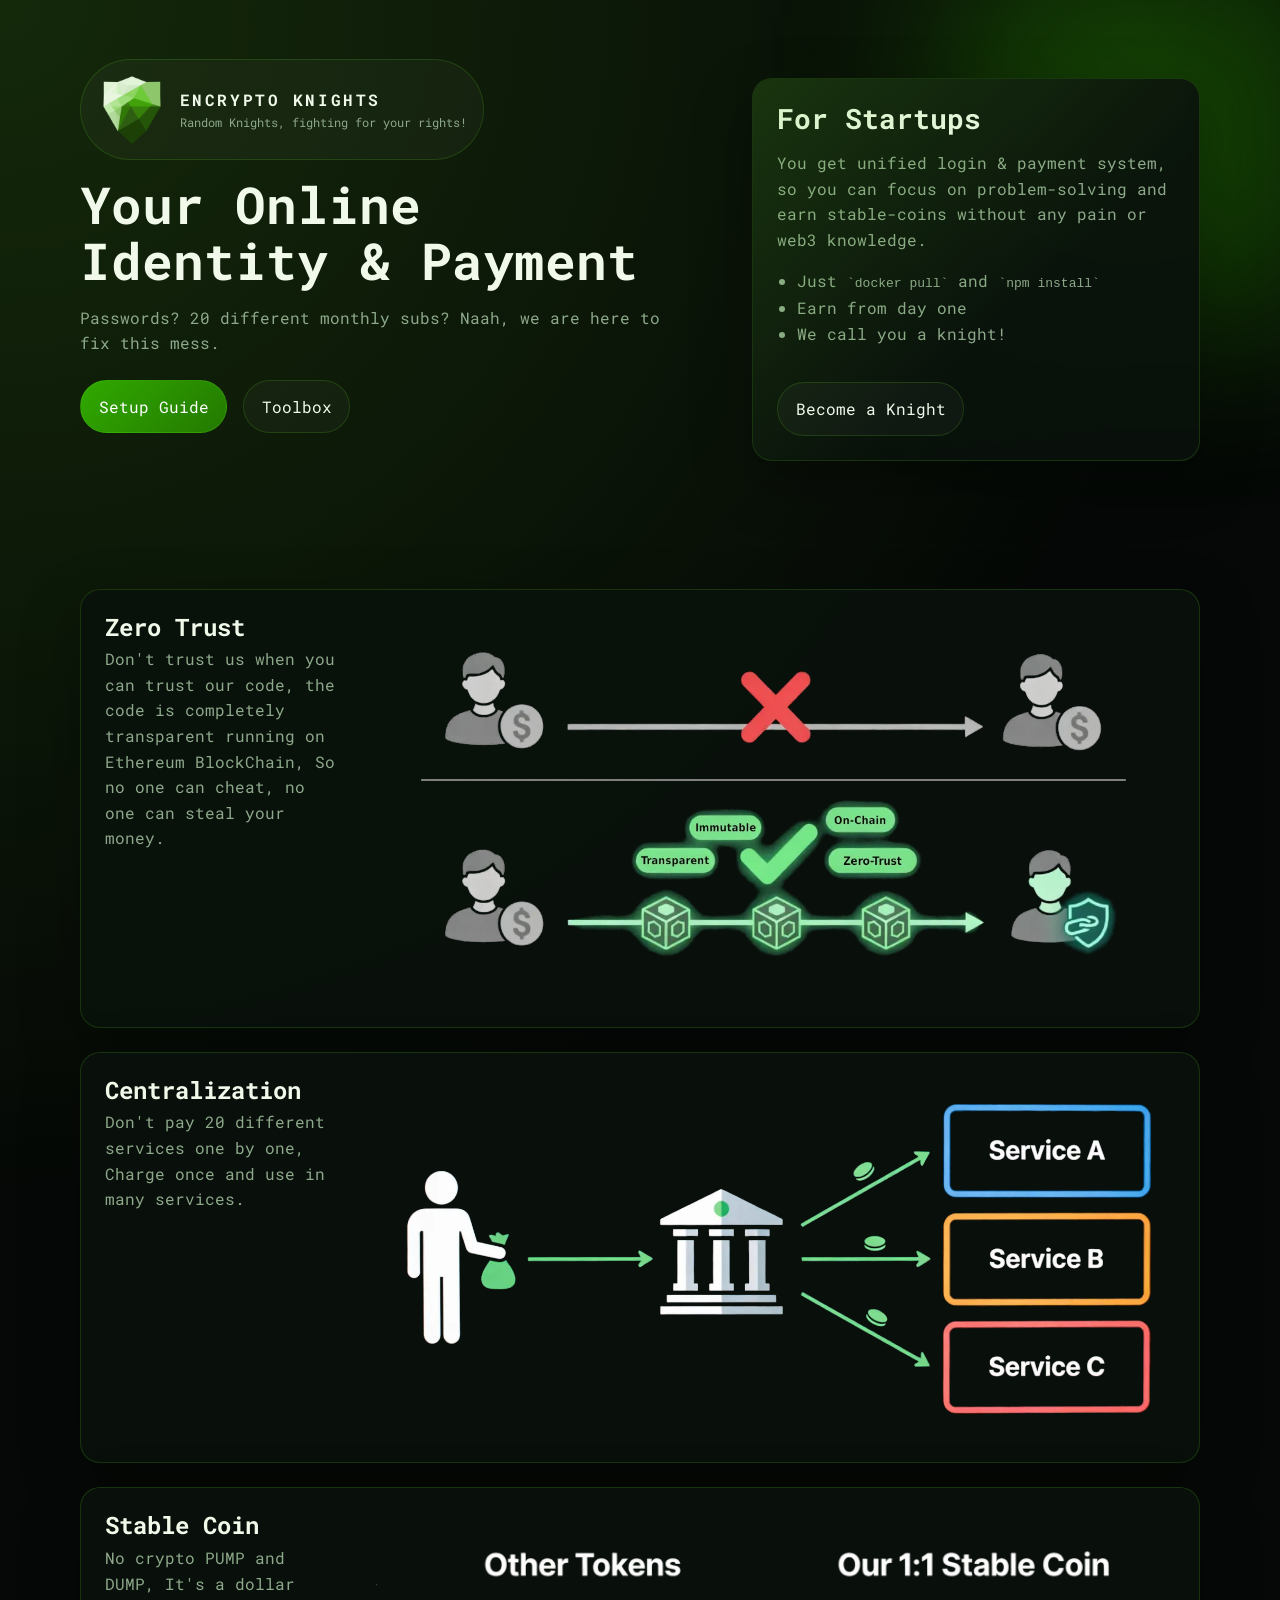
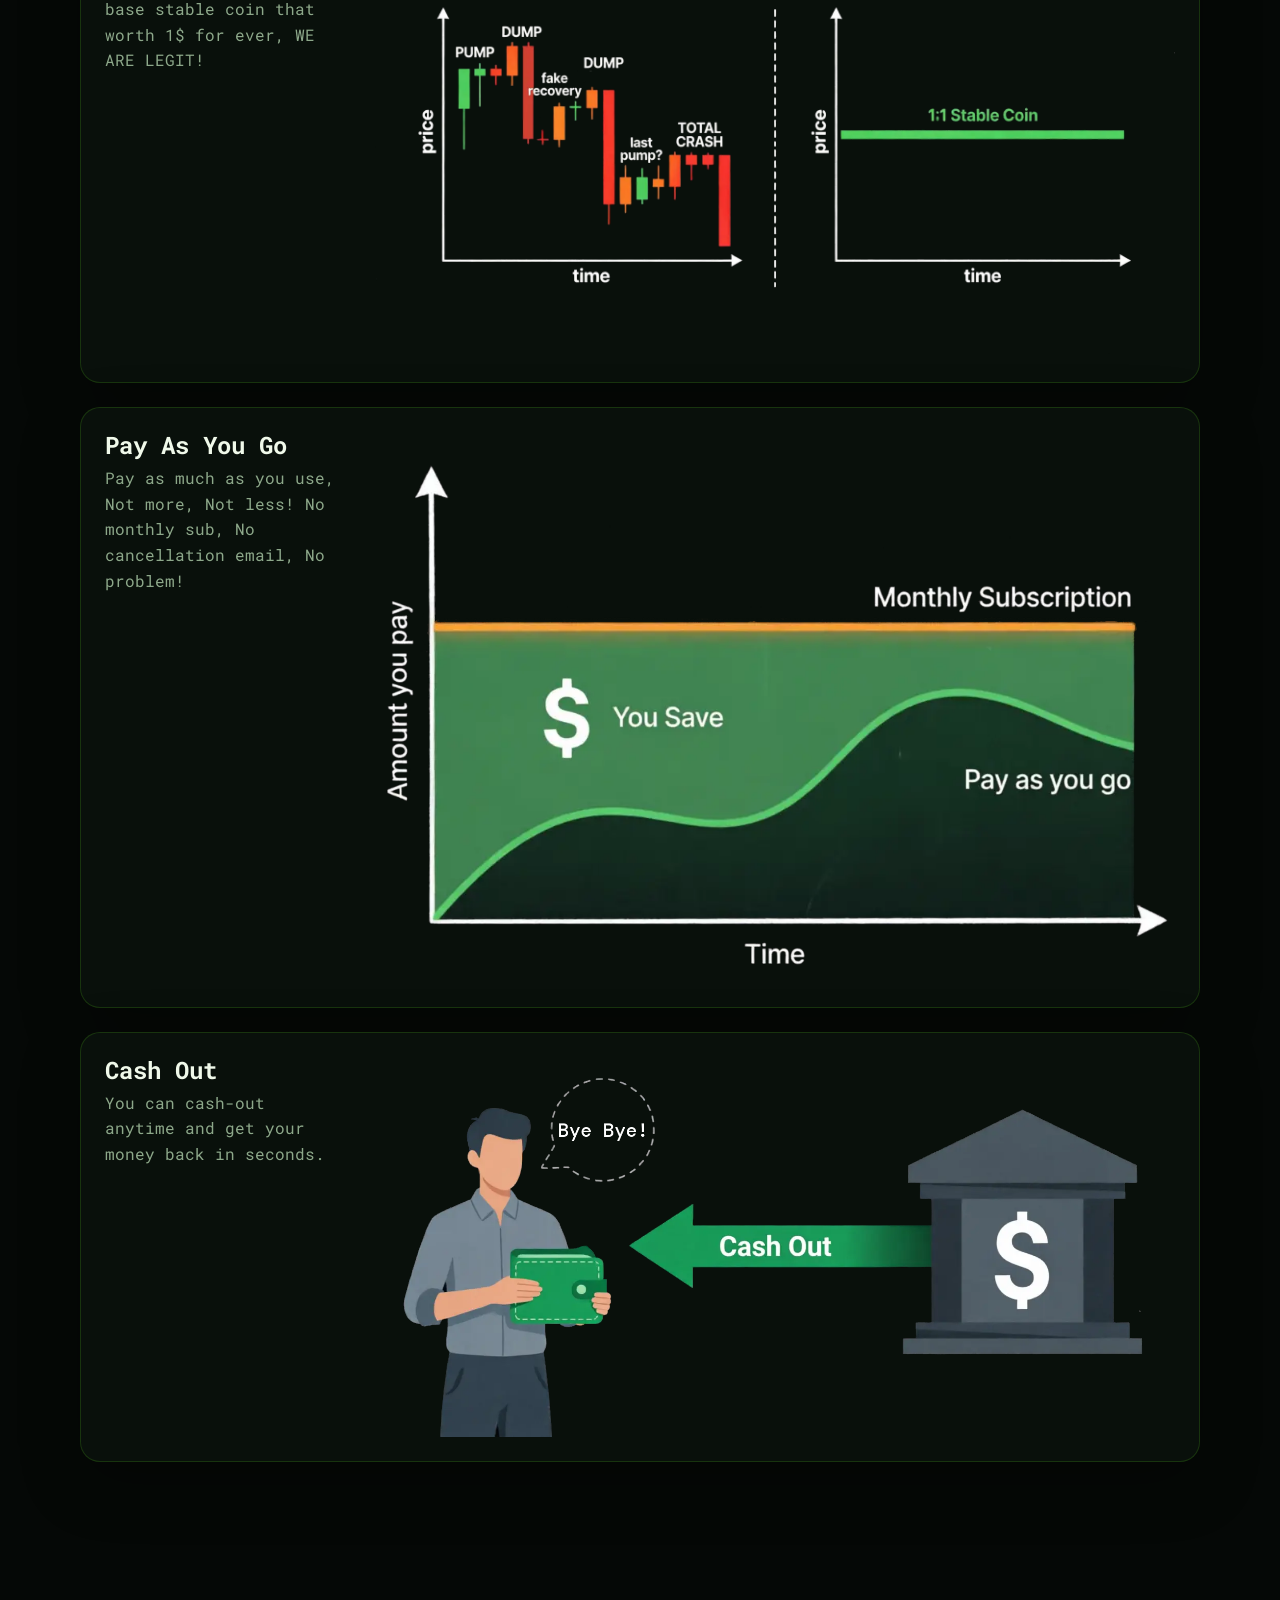
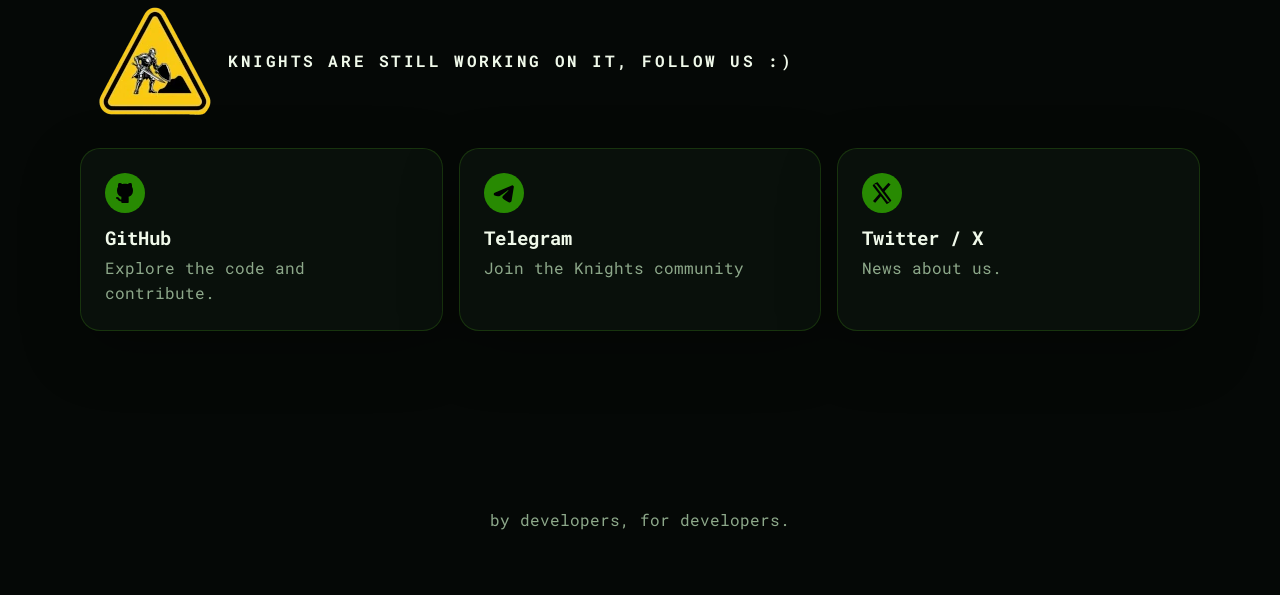
<file: index.html>
<!doctype html>
<html lang="en">
  <head>
    <meta charset="UTF-8" />
    <meta name="viewport" content="width=device-width, initial-scale=1.0" />
    <title>Encrypto Knights | Anonymous Online Identity & Payments</title>
    <meta
      name="description"
      content="Encrypto Knights brings privacy-first identity, encrypted payments, and developer-friendly infrastructure together in one modern platform."
    />
    <meta name="theme-color" content="#0d140b" />
    <meta property="og:title" content="Encrypto Knights" />
    <meta
      property="og:description"
      content="One app for anonymous online identity and payments, designed for users and developers alike."
    />
    <meta property="og:type" content="website" />
    <link rel="canonical" href="https://encryptoknights.github.io/" />
    <link rel="icon" type="image/png" href="assets/img/favicon.png" />
    <link rel="preconnect" href="https://fonts.googleapis.com" />
    <link rel="preconnect" href="https://fonts.gstatic.com" crossorigin />
    <link
      href="https://fonts.googleapis.com/css2?family=Roboto+Mono:wght@400;500;700&display=swap"
      rel="stylesheet"
    />
    <link rel="stylesheet" href="assets/css/styles.css" />
  </head>
  <body>
    <div class="bg-glow glow-a"></div>
    <div class="container">
      <main>
        <section class="hero">
          <div>
            <div class="hero-brand">
              <img src="assets/img/logo-100.png" alt="Encrypto Knights logo" />
              <div>
                <p class="brand-name">Encrypto Knights</p>
                <p class="brand-tag">
                  Random Knights, fighting for your rights!
                </p>
              </div>
            </div>
            <h1>Your Online Identity & Payment</h1>
            <p>
              Passwords? 20 different monthly subs? Naah, we are here to fix
              this mess.
            </p>
            <div class="hero-actions">
              <a class="btn btn-primary" href="setup-guide.html">Setup Guide</a>
              <a class="btn btn-secondary" href="tools.html">Toolbox</a>
            </div>
          </div>

          <div class="hero-card">
            <h2>For Startups</h2>
            <p>
              You get unified login & payment system, so you can focus on
              problem-solving and earn stable-coins without any pain or web3
              knowledge.
            </p>
            <ul>
              <li>
                Just <code>`docker pull`</code> and <code>`npm install`</code>
              </li>
              <li>Earn from day one</li>
              <li>We call you a knight!</li>
            </ul>
            <a
              class="btn btn-secondary"
              style="margin-top: 20px"
              href="become-a-knight.html"
              >Become a Knight</a
            >
          </div>
        </section>

        <section id="vision">
          <div class="vision-card">
            <div class="vision-card-image">
              <img src="assets/vision/zero-trust.webp" alt="Zero Trust" />
            </div>
            <div class="vision-card-content">
              <h3>Zero Trust</h3>
              <p>
                Don't trust us when you can trust our code, the code is
                completely transparent running on Ethereum BlockChain, So no one
                can cheat, no one can steal your money.
              </p>
            </div>
          </div>
          <div class="vision-card">
            <div class="vision-card-image">
              <img src="assets/vision/centeralize.webp" alt="Centralization" />
            </div>
            <div class="vision-card-content">
              <h3>Centralization</h3>
              <p>
                Don't pay 20 different services one by one, Charge once and use
                in many services.
              </p>
            </div>
          </div>
          <div class="vision-card">
            <div class="vision-card-image">
              <img src="assets/vision/stable-coin.webp" alt="Stable Coin" />
            </div>
            <div class="vision-card-content">
              <h3>Stable Coin</h3>
              <p>
                No crypto PUMP and DUMP, It's a dollar base stable coin that
                worth 1$ for ever, WE ARE LEGIT!
              </p>
            </div>
          </div>
          <div class="vision-card">
            <div class="vision-card-image">
              <img src="assets/vision/pay-as-you-go.webp" alt="Pay As You Go" />
            </div>
            <div class="vision-card-content">
              <h3>Pay As You Go</h3>
              <p>
                Pay as much as you use, Not more, Not less! No monthly sub, No
                cancellation email, No problem!
              </p>
            </div>
          </div>
          <div class="vision-card">
            <div class="vision-card-image">
              <img src="assets/vision/cash-out.webp" alt="Cash Out" />
            </div>
            <div class="vision-card-content">
              <h3>Cash Out</h3>
              <p>
                You can cash-out anytime and get your money back in seconds.
              </p>
            </div>
          </div>
        </section>

        <section id="social">
          <div class="knights-are-working">
            <img
              src="assets/img/knights-are-working.webp"
              alt="Encrypto Knights logo"
            />
            <div>
              <p class="brand-name">
                Knights are still working on it, follow us :)
              </p>
            </div>
          </div>
          <div class="social-grid">
            <a
              class="panel"
              href="https://github.com/encryptoKnights/"
              target="_blank"
              rel="noreferrer"
            >
              <img
                src="assets/img/github.svg"
                alt="GitHub"
                class="social-icon"
              />
              <h3>GitHub</h3>
              <p>Explore the code and contribute.</p>
            </a>
            <a
              class="panel"
              href="https://t.me/encryptoknights_dev"
              target="_blank"
              rel="noreferrer"
            >
              <img
                src="assets/img/telegram.svg"
                alt="Telegram"
                class="social-icon"
              />
              <h3>Telegram</h3>
              <p>Join the Knights community</p>
            </a>
            <a
              class="panel"
              href="https://x.com/EncryptoKnights"
              target="_blank"
              rel="noreferrer"
            >
              <img src="assets/img/x.svg" alt="X" class="social-icon" />
              <h3>Twitter / X</h3>
              <p>News about us.</p>
            </a>
          </div>
        </section>
      </main>

      <footer>
        <p>by developers, for developers.</p>
      </footer>
    </div>
  </body>
</html>
</file>
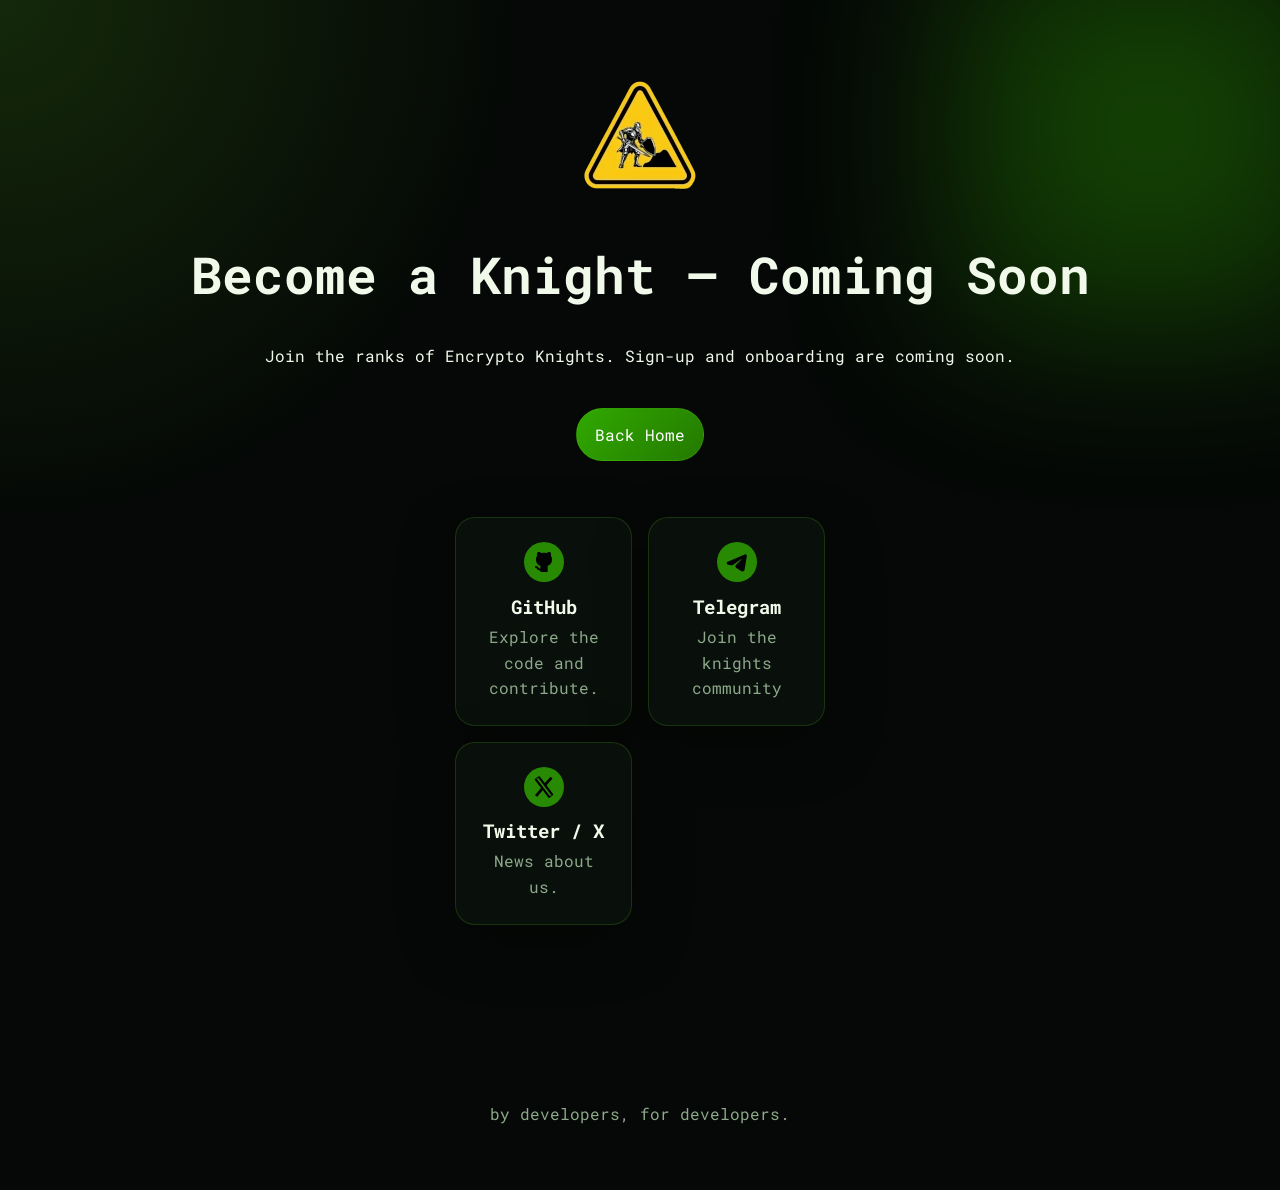
<file: become-a-knight.html>
<!DOCTYPE html>
<html lang="en">
  <head>
    <meta charset="UTF-8" />
    <meta name="viewport" content="width=device-width, initial-scale=1.0" />
    <title>Become a Knight | Encrypto Knights</title>
    <meta name="description" content="Join Encrypto Knights as a knight - coming soon." />
    <meta name="theme-color" content="#0d140b" />
    <link rel="canonical" href="https://encryptoknights.github.io/become-a-knight" />
    <link rel="icon" type="image/png" href="assets/img/favicon.png" />
    <link rel="preconnect" href="https://fonts.googleapis.com" />
    <link rel="preconnect" href="https://fonts.gstatic.com" crossorigin />
    <link
      href="https://fonts.googleapis.com/css2?family=Roboto+Mono:wght@400;500;700&display=swap"
      rel="stylesheet"
    />
    <link rel="stylesheet" href="assets/css/styles.css" />
  </head>
  <body>
    <div class="bg-glow glow-a"></div>
    <div class="container">
      <main>
        <section class="coming-soon">
          <div class="knights-are-working">
            <img src="assets/img/knights-are-working.webp" alt="Knights are working" />
          </div>
          <h1>Become a Knight — Coming Soon</h1>
          <p>Join the ranks of Encrypto Knights. Sign-up and onboarding are coming soon.</p>
          <a class="btn btn-primary" href="index.html">Back Home</a>
          <div class="social-grid" style="margin-top: 2rem;">
            <a class="panel" href="https://github.com/encryptoKnights/" target="_blank" rel="noreferrer">
              <img src="assets/img/github.svg" alt="GitHub" class="social-icon" />
              <h3>GitHub</h3>
              <p>Explore the code and contribute.</p>
            </a>
            <a class="panel" href="https://t.me/encryptoknights_dev" target="_blank" rel="noreferrer">
              <img src="assets/img/telegram.svg" alt="Telegram" class="social-icon" />
              <h3>Telegram</h3>
              <p>Join the knights community</p>
            </a>
            <a class="panel" href="https://x.com/EncryptoKnights" target="_blank" rel="noreferrer">
              <img src="assets/img/x.svg" alt="X" class="social-icon" />
              <h3>Twitter / X</h3>
              <p>News about us.</p>
            </a>
          </div>
        </section>
      </main>

      <footer>
        <p>by developers, for developers.</p>
      </footer>
    </div>
  </body>
</html>
</file>
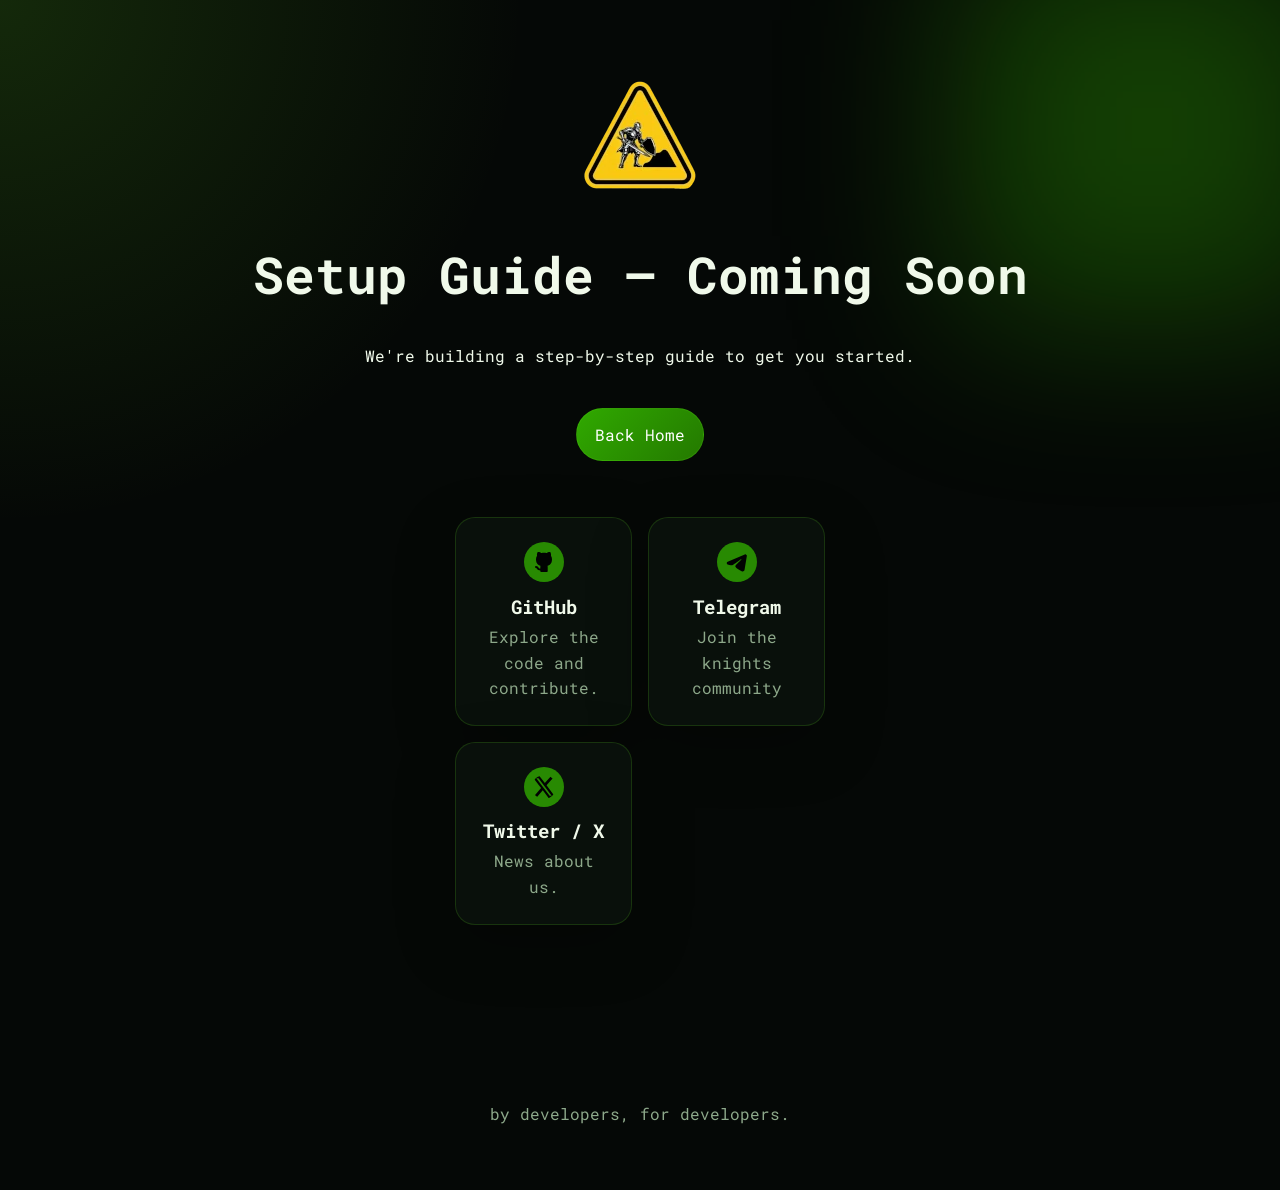
<file: setup-guide.html>
<!DOCTYPE html>
<html lang="en">
  <head>
    <meta charset="UTF-8" />
    <meta name="viewport" content="width=device-width, initial-scale=1.0" />
    <title>Setup Guide | Encrypto Knights</title>
    <meta name="description" content="Setup guide for Encrypto Knights - coming soon." />
    <meta name="theme-color" content="#0d140b" />
    <link rel="canonical" href="https://encryptoknights.github.io/setup-guide" />
    <link rel="icon" type="image/png" href="assets/img/favicon.png" />
    <link rel="preconnect" href="https://fonts.googleapis.com" />
    <link rel="preconnect" href="https://fonts.gstatic.com" crossorigin />
    <link
      href="https://fonts.googleapis.com/css2?family=Roboto+Mono:wght@400;500;700&display=swap"
      rel="stylesheet"
    />
    <link rel="stylesheet" href="assets/css/styles.css" />
  </head>
  <body>
    <div class="bg-glow glow-a"></div>
    <div class="container">
      <main>
        <section class="coming-soon">
          <div class="knights-are-working">
            <img src="assets/img/knights-are-working.webp" alt="Knights are working" />
          </div>
          <h1>Setup Guide — Coming Soon</h1>
          <p>We're building a step-by-step guide to get you started.</p>
          <a class="btn btn-primary" href="index.html">Back Home</a>
          <div class="social-grid" style="margin-top: 2rem;">
            <a class="panel" href="https://github.com/encryptoKnights/" target="_blank" rel="noreferrer">
              <img src="assets/img/github.svg" alt="GitHub" class="social-icon" />
              <h3>GitHub</h3>
              <p>Explore the code and contribute.</p>
            </a>
            <a class="panel" href="https://t.me/encryptoknights_dev" target="_blank" rel="noreferrer">
              <img src="assets/img/telegram.svg" alt="Telegram" class="social-icon" />
              <h3>Telegram</h3>
              <p>Join the knights community</p>
            </a>
            <a class="panel" href="https://x.com/EncryptoKnights" target="_blank" rel="noreferrer">
              <img src="assets/img/x.svg" alt="X" class="social-icon" />
              <h3>Twitter / X</h3>
              <p>News about us.</p>
            </a>
          </div>
        </section>
      </main>

      <footer>
        <p>by developers, for developers.</p>
      </footer>
    </div>
  </body>
</html>
</file>
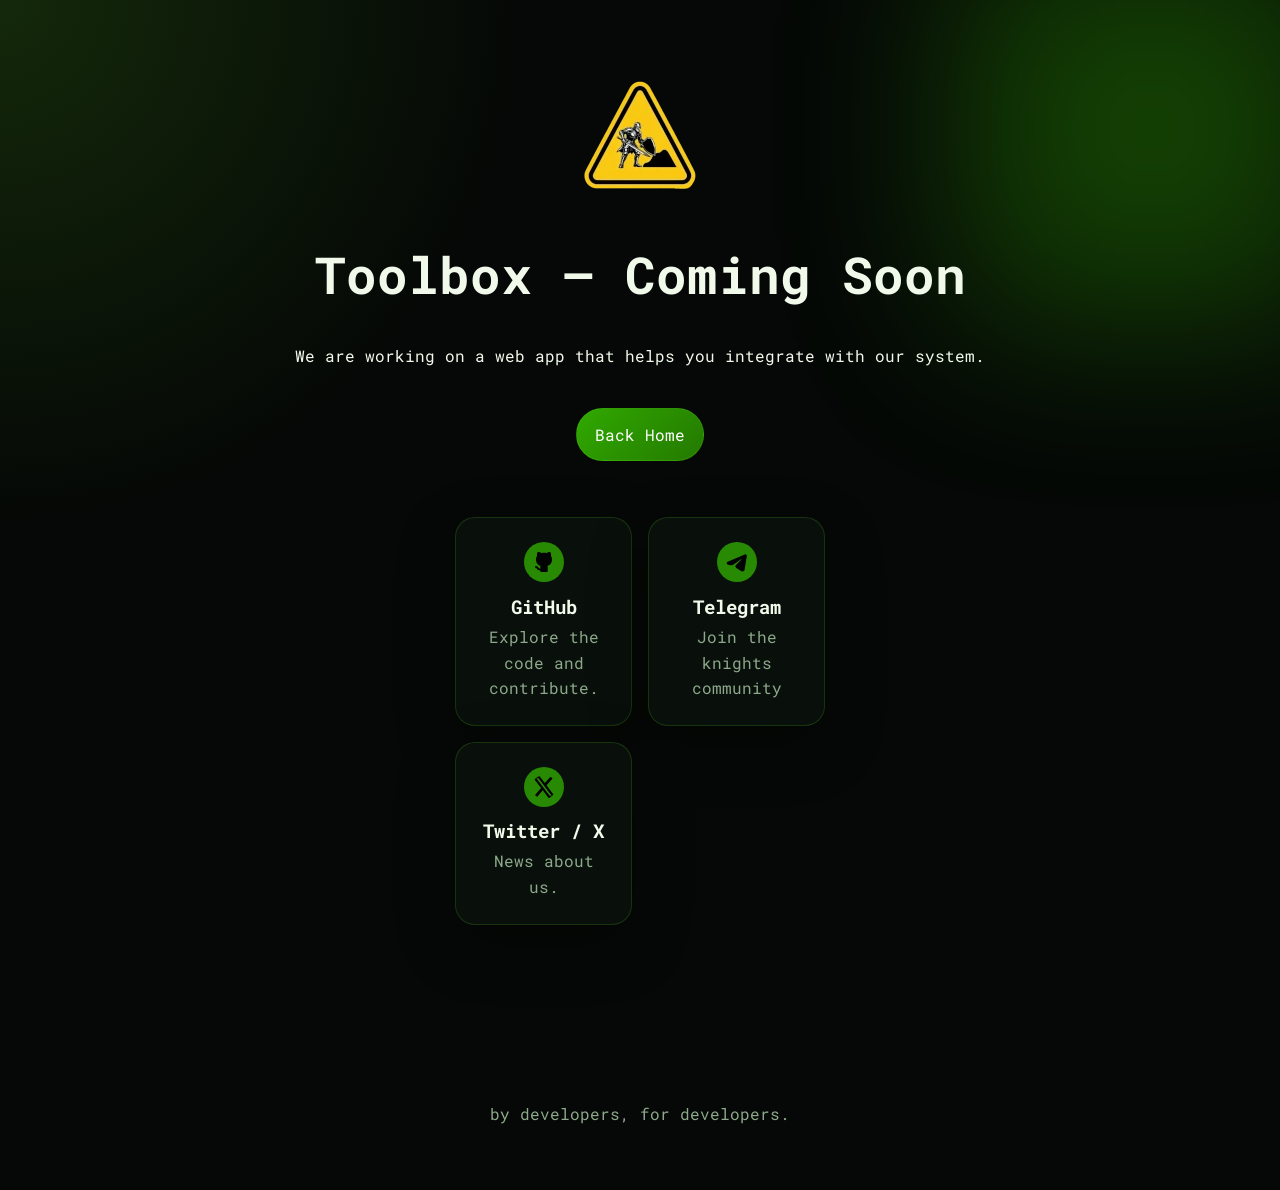
<file: tools.html>
<!DOCTYPE html>
<html lang="en">
  <head>
    <meta charset="UTF-8" />
    <meta name="viewport" content="width=device-width, initial-scale=1.0" />
    <title>Tools | Encrypto Knights</title>
    <meta name="description" content="Encrypto Knights toolbox - coming soon." />
    <meta name="theme-color" content="#0d140b" />
    <link rel="canonical" href="https://encryptoknights.github.io/tools" />
    <link rel="icon" type="image/png" href="assets/img/favicon.png" />
    <link rel="preconnect" href="https://fonts.googleapis.com" />
    <link rel="preconnect" href="https://fonts.gstatic.com" crossorigin />
    <link
      href="https://fonts.googleapis.com/css2?family=Roboto+Mono:wght@400;500;700&display=swap"
      rel="stylesheet"
    />
    <link rel="stylesheet" href="assets/css/styles.css" />
  </head>
  <body>
    <div class="bg-glow glow-a"></div>
    <div class="container">
      <main>
        <section class="coming-soon">
          <div class="knights-are-working">
            <img src="assets/img/knights-are-working.webp" alt="Knights are working" />
          </div>
          <h1>Toolbox — Coming Soon</h1>
          <p>We are working on a web app that helps you integrate with our system.</p>
          <a class="btn btn-primary" href="index.html">Back Home</a>
          <div class="social-grid" style="margin-top: 2rem;">
            <a class="panel" href="https://github.com/encryptoKnights/" target="_blank" rel="noreferrer">
              <img src="assets/img/github.svg" alt="GitHub" class="social-icon" />
              <h3>GitHub</h3>
              <p>Explore the code and contribute.</p>
            </a>
            <a class="panel" href="https://t.me/encryptoknights_dev" target="_blank" rel="noreferrer">
              <img src="assets/img/telegram.svg" alt="Telegram" class="social-icon" />
              <h3>Telegram</h3>
              <p>Join the knights community</p>
            </a>
            <a class="panel" href="https://x.com/EncryptoKnights" target="_blank" rel="noreferrer">
              <img src="assets/img/x.svg" alt="X" class="social-icon" />
              <h3>Twitter / X</h3>
              <p>News about us.</p>
            </a>
          </div>
        </section>
      </main>

      <footer>
        <p>by developers, for developers.</p>
      </footer>
    </div>
  </body>
</html>
</file>
<file: assets/css/styles.css>
:root {
  --green-light: #62d520;
  --green-mid: #30a900;
  --green-dark: #247900;
  --bg: #050806;
  --surface: rgba(10, 18, 12, 0.92);
  --text: #f0f9ea;
  --muted: #8da88a;
  --border: rgba(98, 213, 32, 0.18);
}

* {
  box-sizing: border-box;
}

html {
  scroll-behavior: smooth;
}

body {
  margin: 0;
  font-family: "Roboto Mono", monospace;
  color: var(--text);
  background:
    radial-gradient(circle at top left, rgba(98, 213, 32, 0.16), transparent 30%),
    var(--bg);
  min-height: 100vh;
  line-height: 1.6;
}

a {
  color: inherit;
  text-decoration: none;
}

.bg-glow {
  position: fixed;
  inset: auto;
  width: 24rem;
  height: 24rem;
  filter: blur(90px);
  pointer-events: none;
  opacity: 0.35;
  animation: float 8s ease-in-out infinite, glow 6s ease-in-out infinite;
}

.glow-a {
  top: -4rem;
  right: -4rem;
  background: var(--green-mid);
}

.glow-b {
  bottom: 8rem;
  left: -6rem;
  background: var(--green-light);
}

.container {
  width: min(1120px, calc(100% - 2rem));
  margin: 0 auto;
}

main {
  padding-bottom: 4rem;
}

section {
  padding: 4rem 0;
  animation: fadeInUp 0.9s ease-out both;
}

.hero {
  display: grid;
  gap: 0rem;
  grid-template-columns: 1.2fr 0.8fr;
  align-items: center;
  padding-top: 3rem;
}

.hero-brand {
  display: inline-flex;
  align-items: center;
  gap: 0.8rem;
  margin-bottom: 1rem;
  padding: 0.9rem 1rem;
  border-radius: 999px;
  border: 1px solid var(--border);
  background: rgba(255, 255, 255, 0.03);
}

.hero-brand img {
  width: 70px;
  height: 70px;
}

.knights-are-working {
  display: inline-flex;
  align-items: center;
  gap: 0.8rem;
  margin-bottom: 1rem;
  padding: 0.7rem 0.95rem;
  font-weight: 700;
  letter-spacing: 0.16em;
  text-transform: uppercase;
}

.knights-are-working img {
  width: 120px;
  height: 120px;
}

.hero-brand .brand-name {
  margin: 0;
  font-weight: 700;
  letter-spacing: 0.16em;
  text-transform: uppercase;
  color: var(--text);
}

.hero-brand .brand-tag {
  margin: 0;
  font-size: 0.75rem;
  color: var(--muted);
}

h1,
h2,
h3 {
  line-height: 1.1;
  margin: 0 0 0rem;
}

h1 {
  font-size: clamp(2.2rem, 4vw, 3.6rem);
  max-width: 18ch;
}

h2 {
  font-size: clamp(1.6rem, 2.2vw, 2.2rem);
}

.hero p {
  color: var(--muted);
  max-width: 60ch;
}

.hero-actions {
  display: flex;
  gap: 1rem;
  flex-wrap: wrap;
  margin: 1.5rem 0 1rem;
}

.btn {
  display: inline-flex;
  align-items: center;
  justify-content: center;
  padding: 0.8rem 1.1rem;
  border-radius: 999px;
  border: 1px solid var(--border);
  transition: transform 180ms ease, border-color 180ms ease;
  position: relative;
  overflow: hidden;
}

.btn::before {
  content: "";
  position: absolute;
  top: 0;
  left: -100%;
  width: 100%;
  height: 100%;
  background: rgba(255, 255, 255, 0.15);
  transition: left 400ms ease;
}

.btn:hover::before {
  left: 100%;
}

.btn:hover {
  transform: translateY(-2px);
  border-color: var(--green-light);
}

.btn-primary {
  background: linear-gradient(135deg, var(--green-mid), var(--green-dark));
  color: white;
  animation: fadeInUp 0.8s ease-out 0.4s both;
}

.btn-primary:hover {
  transform: translateY(-3px);
  box-shadow: 0 8px 24px rgba(98, 213, 32, 0.3);
}

.btn-secondary {
  background: rgba(255, 255, 255, 0.03);
}

.btn-secondary:hover {
  transform: translateY(-3px);
  background: rgba(98, 213, 32, 0.1);
  box-shadow: 0 8px 24px rgba(98, 213, 32, 0.2);
}

.hero-card {
  background: var(--surface);
  border: 1px solid var(--border);
  border-radius: 1.25rem;
  padding: 1.5rem;
  margin-top: 30px;
  box-shadow: 0 20px 60px rgba(0, 0, 0, 0.28);
  position: relative;
  overflow: hidden;
  animation: slideInRight 0.8s ease-out 0.3s both;
}

.hero-card::before {
  content: "";
  position: absolute;
  inset: 0;
  background: linear-gradient(135deg, rgba(98, 213, 32, 0.18), transparent 60%);
  pointer-events: none;
}

.hero-card ul {
  padding-left: 1.25rem;
  color: var(--muted);
}

.panel {
  background: var(--surface);
  border: 1px solid var(--border);
  border-radius: 1.25rem;
  padding: 1.5rem;
  box-shadow: 0 20px 60px rgba(0, 0, 0, 0.28);
  transition: all 400ms cubic-bezier(0.34, 1.56, 0.64, 1);
  animation: fadeInUp 0.8s ease-out both;
}

.panel h3 {
  margin-bottom: 0.4rem;
}

.panel p {
  margin: 0;
  color: var(--muted);
}

.panel:hover {
  transform: translateY(-8px);
  border-color: var(--green-light);
  box-shadow: 0 20px 60px rgba(98, 213, 32, 0.25);
}

.social-grid {
  display: grid;
  gap: 1rem;
  grid-template-columns: repeat(auto-fit, minmax(160px, 1fr));
}

#vision {
  display: flex;
  flex-direction: column;
  gap: 1.5rem;
}

.vision-card {
  display: flex;
  flex-direction: row-reverse;
  align-items: flex-start;
  gap: 2rem;
  background: var(--surface);
  border: 1px solid var(--border);
  border-radius: 1.25rem;
  padding: 1.5rem;
  box-shadow: 0 20px 60px rgba(0, 0, 0, 0.28);
  transition: all 400ms cubic-bezier(0.34, 1.56, 0.64, 1);
  animation: fadeInUp 0.8s ease-out both;
}

.vision-card:hover {
  transform: translateY(-4px);
  border-color: var(--green-light);
  box-shadow: 0 20px 60px rgba(98, 213, 32, 0.25);
}

.vision-card-image {
  flex: 0 0 800px;
}

.vision-card-image img {
  width: 100%;
  height: auto;
  border-radius: 0.75rem;
  display: block;
}

.vision-card-content {
  flex: 1;
}

.vision-card-content h3 {
  margin-bottom: 0.4rem;
  font-size: 1.5rem;
}

.vision-card-content p {
  margin: 0;
  color: var(--muted);
}

.vision-card:nth-child(1) { animation-delay: 0.1s; }
.vision-card:nth-child(2) { animation-delay: 0.2s; }
.vision-card:nth-child(3) { animation-delay: 0.3s; }
.vision-card:nth-child(4) { animation-delay: 0.4s; }
.vision-card:nth-child(5) { animation-delay: 0.5s; }

.social-icon {
  width: 2.5rem;
  height: 2.5rem;
  margin-bottom: 0.5rem;
  padding: 0.5rem;
  background: var(--green-mid);
  border-radius: 10.5rem;
  color: #050806;
  opacity: 0.8;
}

.social-grid .panel {
  animation-delay: calc(0.1s * (var(--order) + 1));
}

.social-grid .panel:nth-child(1) { animation-delay: 0.1s; }
.social-grid .panel:nth-child(2) { animation-delay: 0.2s; }
.social-grid .panel:nth-child(3) { animation-delay: 0.3s; }

footer {
  padding: 2rem 0 3rem;
  color: var(--muted);
  text-align: center;
  animation: fadeInUp 0.8s ease-out 0.6s both;
  opacity: 0.7;
  transition: opacity 300ms ease;
}

footer:hover {
  opacity: 1;
}

#social {
  animation-delay: 0s;
}

.coming-soon {
  display: flex;
  flex-direction: column;
  align-items: center;
  justify-content: center;
  text-align: center;
  min-height: 60vh;
  gap: 1.5rem;
}

.coming-soon h1 {
  max-width: none;
}

@media (max-width: 820px) {
  .hero {
    grid-template-columns: 1fr;
  }

  .vision-card,
  .vision-card:nth-child(even) {
    flex-direction: column;
  }

  .vision-card-image {
    flex: 0 0 auto;
    width: 100%;
  }
}

@keyframes fadeInUp {
  from { opacity: 0; transform: translateY(30px); }
  to { opacity: 1; transform: translateY(0); }
}

@keyframes slideInRight {
  from { opacity: 0; transform: translateX(40px); }
  to { opacity: 1; transform: translateX(0); }
}

@keyframes float {
  0%, 100% { transform: translateY(0px); }
  50% { transform: translateY(-20px); }
}

@keyframes glow {
  0%, 100% { filter: blur(90px); }
  50% { filter: blur(110px); }
}
</file>
